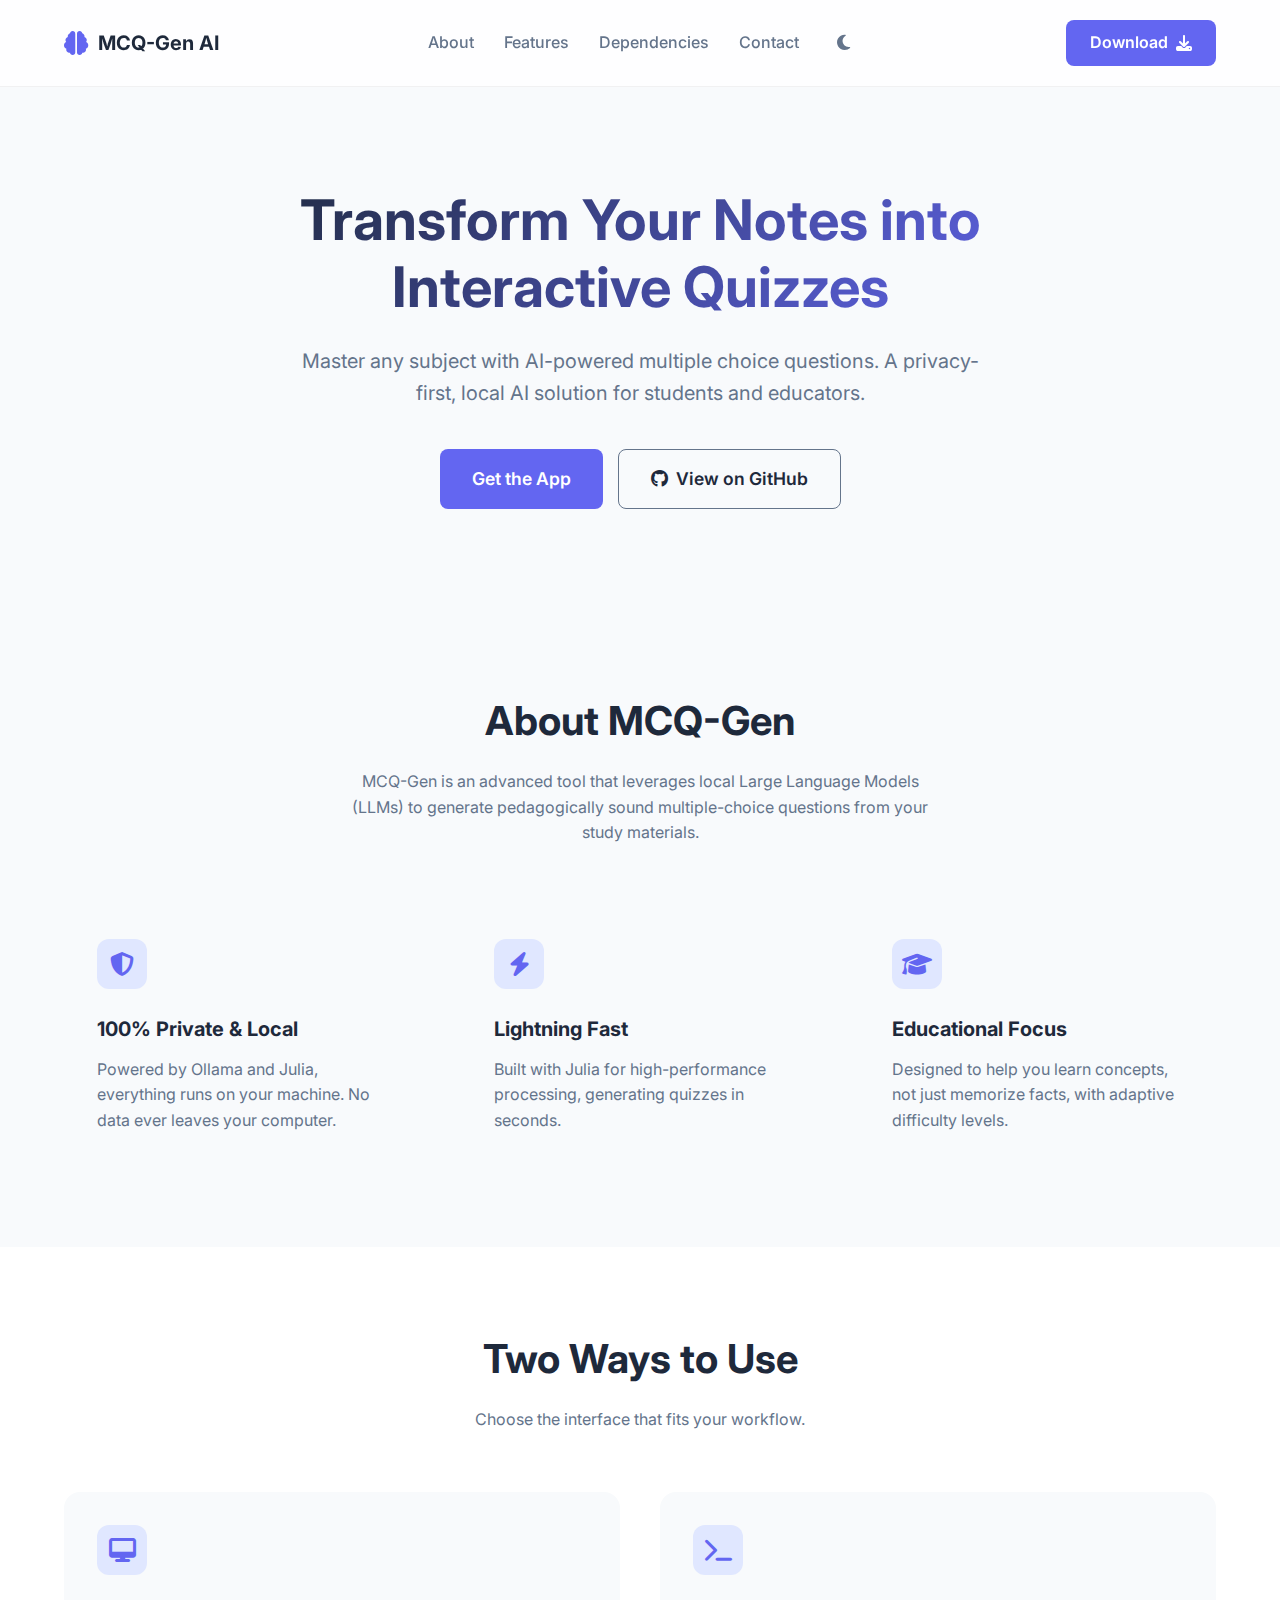
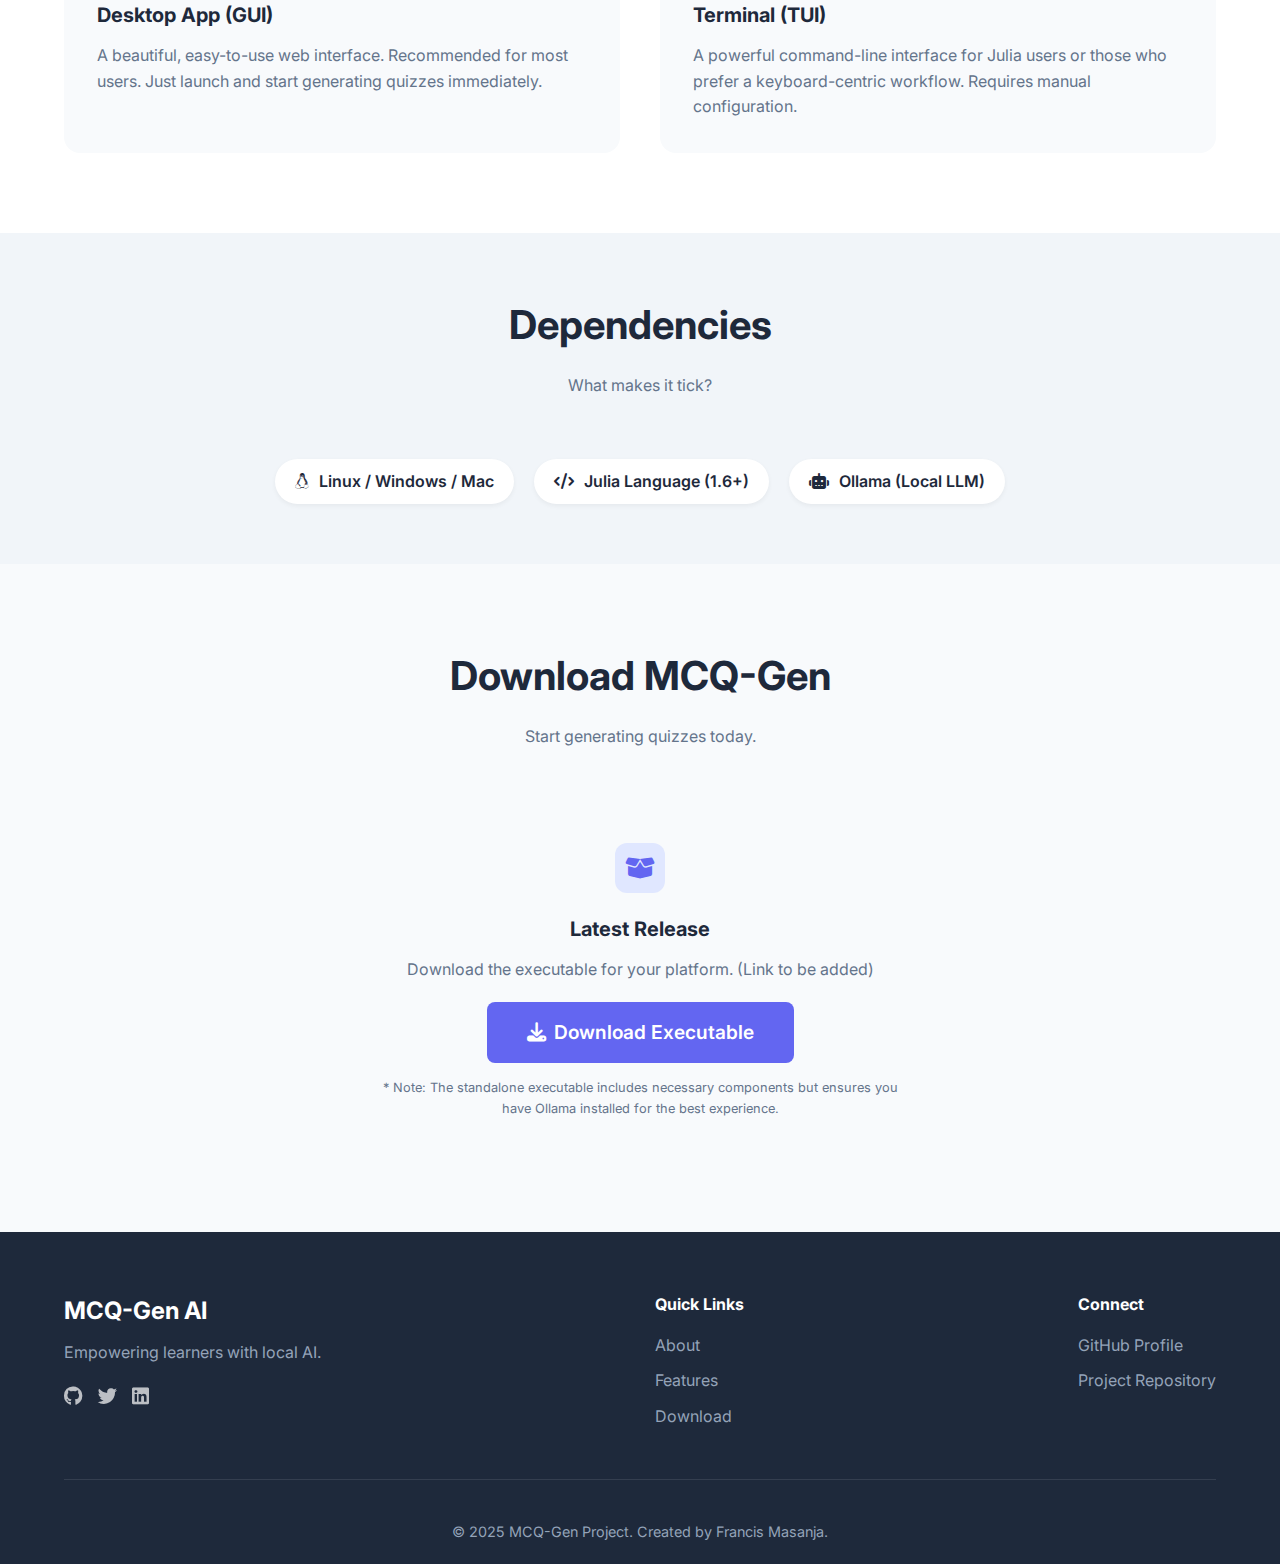
<file: index.html>
<!DOCTYPE html>
<html lang="en">
<head>
    <meta charset="UTF-8">
    <meta name="viewport" content="width=device-width, initial-scale=1.0">
    <meta name="description" content="MCQ-Gen AI: Turn your notes into interactive quizzes instantly using local AI. Secure, fast, and effective learning tool.">
    <meta name="keywords" content="MCQ Generator, AI Quiz, Study Tool, Julia, Ollama, Local LLM, Education, Francis Masanja, mcq-gen, mcq gen ai">
    <meta name="author" content="Francis Masanja">
    <title>MCQ-Gen AI - Interactive Quiz Generator</title>
    
    <!-- Google Fonts: Inter -->
    <link rel="preconnect" href="https://fonts.googleapis.com">
    <link rel="preconnect" href="https://fonts.gstatic.com" crossorigin>
    <link href="https://fonts.googleapis.com/css2?family=Inter:wght@300;400;500;600;700;800&display=swap" rel="stylesheet">
    
    <!-- Font Awesome -->
    <link rel="stylesheet" href="https://cdnjs.cloudflare.com/ajax/libs/font-awesome/6.4.0/css/all.min.css">
    
    <style>
        :root {
            --primary-bg: #f8fafc;
            --text-primary: #1e293b;
            --text-secondary: #64748b;
            --accent-color: #6366f1;
            --accent-dark: #4f46e5;
            --how-it-works-bg: #f1f5f9;
            --white: #ffffff;
            --card-bg: #ffffff;
            --nav-bg: rgba(255, 255, 255, 0.8);
            --border-color: rgba(0,0,0,0.05);
            --icon-box-bg: #e0e7ff;
            --step-number: #e2e8f0;
            --footer-bg: #1e293b;
            --footer-text: #94a3b8;
        }

        body.dark-mode {
            --primary-bg: #0f1115;
            --text-primary: #f3f4f6;
            --text-secondary: #9ca3af;
            --how-it-works-bg: #1a1c20;
            --white: #1f222a;
            --card-bg: #1f222a;
            --nav-bg: rgba(15, 17, 21, 0.8);
            --border-color: rgba(255,255,255,0.05);
            --icon-box-bg: rgba(99, 102, 241, 0.15);
            --step-number: #1f2937;
            --footer-bg: #0a0a0c;
            --footer-text: #9ca3af;
        }

        html {
            scroll-behavior: smooth;
        }

        * {
            box-sizing: border-box;
            margin: 0;
            padding: 0;
        }

        body {
            font-family: 'Inter', sans-serif;
            background-color: var(--primary-bg);
            color: var(--text-primary);
            line-height: 1.6;
            transition: background-color 0.3s ease, color 0.3s ease;
        }

        /* Navigation */
        nav {
            display: flex;
            justify-content: space-between;
            align-items: center;
            padding: 20px 5%;
            background: var(--nav-bg);
            backdrop-filter: blur(10px);
            position: sticky;
            top: 0;
            z-index: 100;
            border-bottom: 1px solid var(--border-color);
            transition: background-color 0.3s ease, border-color 0.3s ease;
        }

        .logo {
            display: flex;
            align-items: center;
            gap: 10px;
            font-weight: 700;
            font-size: 1.25rem;
            color: var(--text-primary);
            text-decoration: none;
        }

        .logo i {
            color: var(--accent-color);
            font-size: 1.5rem;
        }

        .nav-links {
            display: flex;
            gap: 30px;
            align-items: center;
        }

        .nav-links a {
            text-decoration: none;
            color: var(--text-secondary);
            font-weight: 500;
            transition: color 0.2s;
        }

        .nav-links a:hover {
            color: var(--accent-color);
        }

        .theme-toggle {
            background: transparent;
            border: none;
            color: var(--text-secondary);
            font-size: 1.1rem;
            cursor: pointer;
            padding: 8px;
            border-radius: 50%;
            transition: all 0.2s;
            display: flex;
            align-items: center;
            justify-content: center;
        }

        .theme-toggle:hover {
            color: var(--text-primary);
            background-color: rgba(128,128,128,0.1);
        }

        .cta-button {
            background-color: var(--accent-color);
            color: var(--white);
            padding: 10px 24px;
            border-radius: 8px;
            text-decoration: none;
            font-weight: 600;
            transition: transform 0.2s, background-color 0.2s;
            display: inline-flex;
            align-items: center;
            gap: 8px;
            white-space: nowrap;
        }

        .cta-button:hover {
            background-color: var(--accent-dark);
            transform: translateY(-2px);
        }

        .cta-button.secondary {
            background-color: transparent;
            color: var(--text-primary);
            border: 1px solid var(--text-secondary);
        }
        
        .cta-button.secondary:hover {
            background-color: rgba(0,0,0,0.05);
            border-color: var(--text-primary);
        }

        /* Hero Section */
        .hero {
            text-align: center;
            padding: 100px 20px;
            max-width: 900px;
            margin: 0 auto;
        }

        .hero h1 {
            font-size: 3.5rem;
            line-height: 1.2;
            margin-bottom: 24px;
            background: linear-gradient(135deg, var(--text-primary) 0%, var(--accent-color) 100%);
            -webkit-background-clip: text;
            -webkit-text-fill-color: transparent;
        }
        
        body.dark-mode .hero h1 {
            background: linear-gradient(135deg, #ffffff 0%, var(--accent-color) 100%);
            -webkit-background-clip: text;
            -webkit-text-fill-color: transparent;
        }

        .hero p {
            font-size: 1.25rem;
            color: var(--text-secondary);
            margin-bottom: 40px;
            max-width: 700px;
            margin-left: auto;
            margin-right: auto;
        }

        /* About & Features */
        .features {
            padding: 80px 5%;
            background: var(--white);
            transition: background-color 0.3s ease;
        }

        .section-title {
            text-align: center;
            margin-bottom: 60px;
        }

        .section-title h2 {
            font-size: 2.5rem;
            margin-bottom: 16px;
        }

        .section-title p {
            color: var(--text-secondary);
            max-width: 600px;
            margin: 0 auto;
        }

        .grid {
            display: grid;
            grid-template-columns: repeat(auto-fit, minmax(300px, 1fr));
            gap: 40px;
            max-width: 1200px;
            margin: 0 auto;
        }

        .card {
            background: var(--primary-bg);
            padding: 32px;
            border-radius: 16px;
            transition: transform 0.3s, background-color 0.3s ease;
            border: 1px solid transparent;
        }

        body.dark-mode .card {
            background: var(--card-bg);
        }

        .card:hover {
            transform: translateY(-5px);
            border-color: var(--accent-color);
            box-shadow: 0 10px 30px rgba(0,0,0,0.1);
        }

        .icon-box {
            width: 50px;
            height: 50px;
            background: var(--icon-box-bg);
            border-radius: 12px;
            display: flex;
            align-items: center;
            justify-content: center;
            color: var(--accent-color);
            font-size: 1.5rem;
            margin-bottom: 24px;
        }

        .card h3 {
            margin-bottom: 12px;
            font-size: 1.25rem;
        }

        .card p {
            color: var(--text-secondary);
        }

        /* Dependencies Section */
        .dependencies {
            padding: 60px 5%;
            background: var(--how-it-works-bg);
        }
        
        .dep-grid {
            display: flex;
            flex-wrap: wrap;
            justify-content: center;
            gap: 20px;
            max-width: 800px;
            margin: 0 auto;
        }
        
        .dep-tag {
            background: var(--white);
            padding: 10px 20px;
            border-radius: 50px;
            font-weight: 600;
            color: var(--text-primary);
            box-shadow: 0 2px 5px rgba(0,0,0,0.05);
            display: flex;
            align-items: center;
            gap: 10px;
        }
        
        body.dark-mode .dep-tag {
            background: var(--card-bg);
        }

        /* Footer */
        footer {
            background: var(--footer-bg);
            color: var(--footer-text);
            padding: 60px 5% 20px;
            text-align: center;
            transition: background-color 0.3s ease;
        }

        .footer-content {
            display: flex;
            justify-content: space-between;
            align-items: flex-start;
            max-width: 1200px;
            margin: 0 auto 40px;
            border-bottom: 1px solid rgba(255,255,255,0.1);
            padding-bottom: 40px;
            text-align: left;
        }

        .footer-brand h3 {
            color: white;
            font-size: 1.5rem;
            font-weight: 700;
            margin-bottom: 10px;
        }
        
        .footer-links h4 {
            color: white;
            margin-bottom: 15px;
        }
        
        .footer-links ul {
            list-style: none;
        }
        
        .footer-links li {
            margin-bottom: 10px;
        }
        
        .footer-links a {
            color: var(--footer-text);
            text-decoration: none;
            transition: color 0.2s;
        }
        
        .footer-links a:hover {
            color: var(--accent-color);
        }

        .socials {
            display: flex;
            gap: 15px;
            margin-top: 15px;
        }
        
        .socials a {
            color: white;
            font-size: 1.2rem;
            opacity: 0.7;
            transition: opacity 0.2s;
        }
        
        .socials a:hover {
            opacity: 1;
        }

        .copyright {
            font-size: 0.9rem;
        }

        /* Mobile */
        @media (max-width: 768px) {
            nav {
                flex-wrap: wrap;
                padding: 15px 5%;
                gap: 15px;
            }

            .nav-links {
                order: 3;
                width: 100%;
                justify-content: center;
                gap: 20px;
                font-size: 0.9rem;
            }

            .hero h1 {
                font-size: 2.2rem;
            }
            
            .hero div {
                flex-direction: column;
            }
            
            .footer-content {
                flex-direction: column;
                gap: 40px;
                text-align: center;
                align-items: center;
            }
        }
    </style>
</head>
<body>

    <!-- Navigation -->
    <nav>
        <a href="#" class="logo">
            <i class="fa-solid fa-brain"></i>
            MCQ-Gen AI
        </a>
        <div class="nav-links">
            <a href="#about">About</a>
            <a href="#features">Features</a>
            <a href="#dependencies">Dependencies</a>
            <a href="#contact">Contact</a>
            <button id="themeToggle" class="theme-toggle" aria-label="Toggle Dark Mode">
                <i class="fa-solid fa-moon"></i>
            </button>
        </div>
        <a href="#download" class="cta-button">Download <i class="fa-solid fa-download"></i></a>
    </nav>

    <!-- Hero Section -->
    <header class="hero">
        <h1>Transform Your Notes into Interactive Quizzes</h1>
        <p>Master any subject with AI-powered multiple choice questions. A privacy-first, local AI solution for students and educators.</p>
        <div style="display: flex; gap: 15px; justify-content: center;">
            <a href="#download" class="cta-button" style="padding: 15px 32px; font-size: 1.1rem;">Get the App</a>
            <a href="https://github.com/francis-masanja/mcq-gen" target="_blank" class="cta-button secondary" style="padding: 15px 32px; font-size: 1.1rem;">
                <i class="fa-brands fa-github"></i> View on GitHub
            </a>
        </div>
    </header>

    <!-- About Section -->
    <section id="about" class="features" style="background: var(--primary-bg);">
        <div class="section-title">
            <h2>About MCQ-Gen</h2>
            <p>MCQ-Gen is an advanced tool that leverages local Large Language Models (LLMs) to generate pedagogically sound multiple-choice questions from your study materials.</p>
        </div>
        <div class="grid">
            <div class="card">
                <div class="icon-box"><i class="fa-solid fa-shield-halved"></i></div>
                <h3>100% Private & Local</h3>
                <p>Powered by Ollama and Julia, everything runs on your machine. No data ever leaves your computer.</p>
            </div>
            <div class="card">
                <div class="icon-box"><i class="fa-solid fa-bolt"></i></div>
                <h3>Lightning Fast</h3>
                <p>Built with Julia for high-performance processing, generating quizzes in seconds.</p>
            </div>
            <div class="card">
                <div class="icon-box"><i class="fa-solid fa-graduation-cap"></i></div>
                <h3>Educational Focus</h3>
                <p>Designed to help you learn concepts, not just memorize facts, with adaptive difficulty levels.</p>
            </div>
        </div>
    </section>

    <!-- Versions (TUI vs GUI) -->
    <section id="features" class="features">
        <div class="section-title">
            <h2>Two Ways to Use</h2>
            <p>Choose the interface that fits your workflow.</p>
        </div>
        <div class="grid">
            <div class="card">
                <div class="icon-box"><i class="fa-solid fa-desktop"></i></div>
                <h3>Desktop App (GUI)</h3>
                <p>A beautiful, easy-to-use web interface. Recommended for most users. Just launch and start generating quizzes immediately.</p>
            </div>
            <div class="card">
                <div class="icon-box"><i class="fa-solid fa-terminal"></i></div>
                <h3>Terminal (TUI)</h3>
                <p>A powerful command-line interface for Julia users or those who prefer a keyboard-centric workflow. Requires manual configuration.</p>
            </div>
        </div>
    </section>

    <!-- Dependencies -->
    <section id="dependencies" class="dependencies">
        <div class="section-title">
            <h2>Dependencies</h2>
            <p>What makes it tick?</p>
        </div>
        <div class="dep-grid">
            <div class="dep-tag"><i class="fa-brands fa-linux"></i> Linux / Windows / Mac</div>
            <div class="dep-tag"><i class="fa-solid fa-code"></i> Julia Language (1.6+)</div>
            <div class="dep-tag"><i class="fa-solid fa-robot"></i> Ollama (Local LLM)</div>
        </div>
    </section>

    <!-- Download Section -->
    <section id="download" class="features" style="text-align: center; background: var(--primary-bg);">
        <div class="section-title">
            <h2>Download MCQ-Gen</h2>
            <p>Start generating quizzes today.</p>
        </div>
        
        <div class="card" style="max-width: 600px; margin: 0 auto; text-align: center;">
            <div class="icon-box" style="margin: 0 auto 20px;"><i class="fa-solid fa-box-open"></i></div>
            <h3>Latest Release</h3>
            <p style="margin-bottom: 20px;">Download the executable for your platform. (Link to be added)</p>
            <a href="#" class="cta-button" style="padding: 15px 40px; font-size: 1.2rem;">
                <i class="fa-solid fa-download"></i> Download Executable
            </a>
            <p style="margin-top: 15px; font-size: 0.8rem; color: var(--text-secondary);">
                * Note: The standalone executable includes necessary components but ensures you have Ollama installed for the best experience.
            </p>
        </div>
    </section>

    <!-- Contact / Footer -->
    <footer id="contact">
        <div class="footer-content">
            <div class="footer-brand">
                <h3>MCQ-Gen AI</h3>
                <p>Empowering learners with local AI.</p>
                <div class="socials">
                    <a href="https://github.com/francis-masanja" target="_blank" title="GitHub"><i class="fa-brands fa-github"></i></a>
                    <a href="#" title="Twitter"><i class="fa-brands fa-twitter"></i></a>
                    <a href="#" title="LinkedIn"><i class="fa-brands fa-linkedin"></i></a>
                </div>
            </div>
            
            <div class="footer-links">
                <h4>Quick Links</h4>
                <ul>
                    <li><a href="#about">About</a></li>
                    <li><a href="#features">Features</a></li>
                    <li><a href="#download">Download</a></li>
                </ul>
            </div>
            
            <div class="footer-links">
                <h4>Connect</h4>
                <ul>
                    <li><a href="https://github.com/francis-masanja" target="_blank">GitHub Profile</a></li>
                    <li><a href="https://github.com/francis-masanja/mcq-gen" target="_blank">Project Repository</a></li>
                </ul>
            </div>
        </div>
        <div class="copyright">
            &copy; 2025 MCQ-Gen Project. Created by Francis Masanja.
        </div>
    </footer>

    <script>
        const themeToggle = document.getElementById('themeToggle');
        const icon = themeToggle.querySelector('i');
        const body = document.body;

        // Check local storage or system preference
        const savedTheme = localStorage.getItem('theme');
        if (savedTheme === 'dark' || (!savedTheme && window.matchMedia('(prefers-color-scheme: dark)').matches)) {
            body.classList.add('dark-mode');
            icon.classList.remove('fa-moon');
            icon.classList.add('fa-sun');
        }

        themeToggle.addEventListener('click', () => {
            body.classList.toggle('dark-mode');
            
            if (body.classList.contains('dark-mode')) {
                icon.classList.remove('fa-moon');
                icon.classList.add('fa-sun');
                localStorage.setItem('theme', 'dark');
            } else {
                icon.classList.remove('fa-sun');
                icon.classList.add('fa-moon');
                localStorage.setItem('theme', 'light');
            }
        });
    </script>
</body>
</html>
</file>
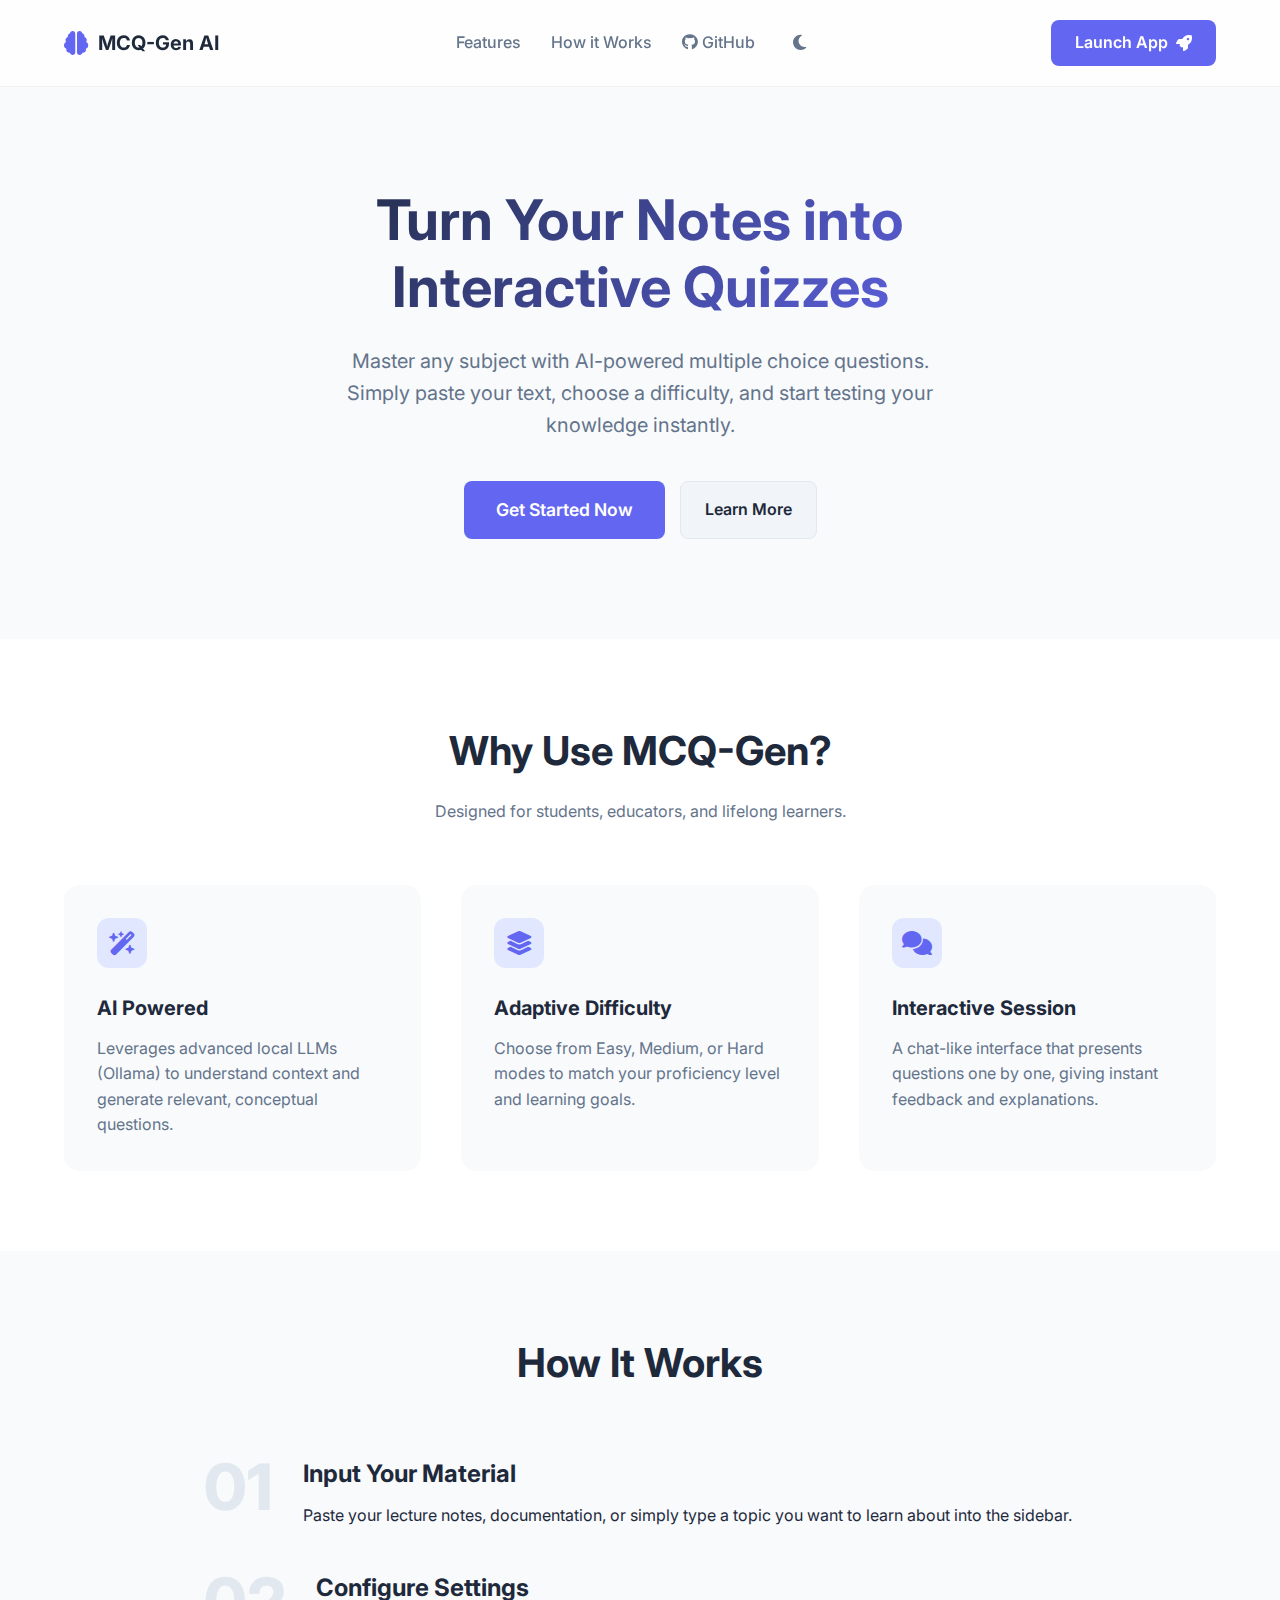
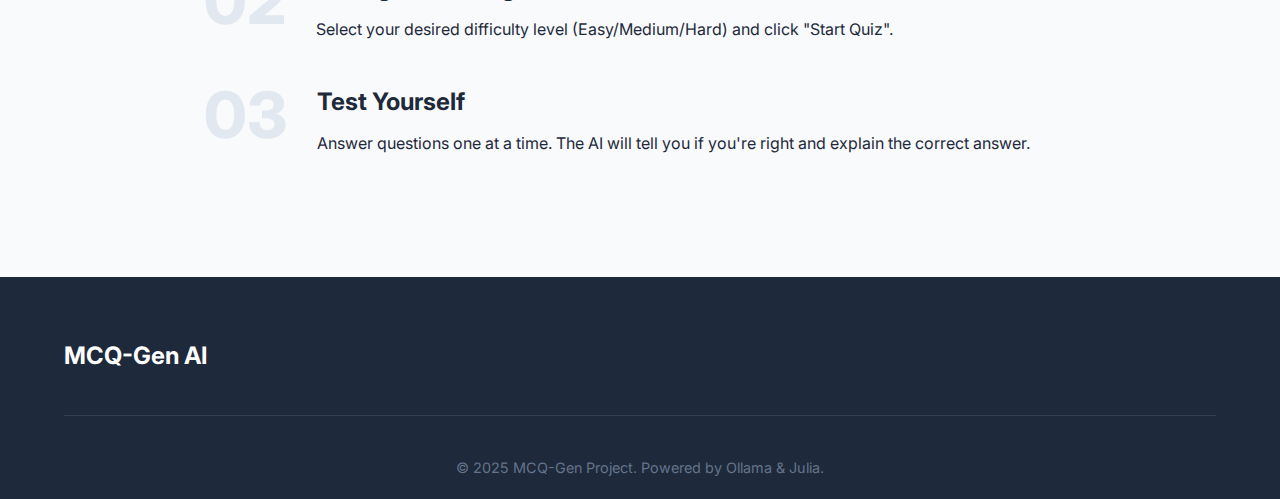
<file: gui/index.html>
<!DOCTYPE html>
<html lang="en">
<head>
    <meta charset="UTF-8">
    <meta name="viewport" content="width=device-width, initial-scale=1.0">
    <title>MCQ-Gen AI - Generate Quizzes Instantly</title>
    <link rel="stylesheet" href="landing.css">
    <!-- Google Fonts: Inter -->
    <link rel="preconnect" href="https://fonts.googleapis.com">
    <link rel="preconnect" href="https://fonts.gstatic.com" crossorigin>
    <link href="https://fonts.googleapis.com/css2?family=Inter:wght@300;400;500;600;700;800&display=swap" rel="stylesheet">
    <!-- Font Awesome -->
    <link rel="stylesheet" href="https://cdnjs.cloudflare.com/ajax/libs/font-awesome/6.4.0/css/all.min.css">
</head>
<body>

    <!-- Navigation -->
    <nav>
        <a href="#" class="logo">
            <i class="fa-solid fa-brain"></i>
            MCQ-Gen AI
        </a>
        <div class="nav-links">
            <a href="#features">Features</a>
            <a href="#how-it-works">How it Works</a>
            <a href="https://github.com/am3lue/mcq-gen" target="_blank"><i class="fa-brands fa-github"></i> GitHub</a>
            <button id="themeToggle" class="theme-toggle" aria-label="Toggle Dark Mode">
                <i class="fa-solid fa-moon"></i>
            </button>
        </div>
        <a href="app.html" class="cta-button">Launch App <i class="fa-solid fa-rocket"></i></a>
    </nav>

    <!-- Hero Section -->
    <header class="hero">
        <h1>Turn Your Notes into Interactive Quizzes</h1>
        <p>Master any subject with AI-powered multiple choice questions. Simply paste your text, choose a difficulty, and start testing your knowledge instantly.</p>
        <div style="display: flex; gap: 15px; justify-content: center;">
            <a href="app.html" class="cta-button" style="padding: 15px 32px; font-size: 1.1rem;">Get Started Now</a>
            <a href="#how-it-works" class="cta-button" style="background: var(--how-it-works-bg); color: var(--text-primary); border: 1px solid #e2e8f0;">Learn More</a>
        </div>
    </header>

    <!-- Features Grid -->
    <section id="features" class="features">
        <div class="section-title">
            <h2>Why Use MCQ-Gen?</h2>
            <p>Designed for students, educators, and lifelong learners.</p>
        </div>
        <div class="grid">
            <div class="card">
                <div class="icon-box"><i class="fa-solid fa-wand-magic-sparkles"></i></div>
                <h3>AI Powered</h3>
                <p>Leverages advanced local LLMs (Ollama) to understand context and generate relevant, conceptual questions.</p>
            </div>
            <div class="card">
                <div class="icon-box"><i class="fa-solid fa-layer-group"></i></div>
                <h3>Adaptive Difficulty</h3>
                <p>Choose from Easy, Medium, or Hard modes to match your proficiency level and learning goals.</p>
            </div>
            <div class="card">
                <div class="icon-box"><i class="fa-solid fa-comments"></i></div>
                <h3>Interactive Session</h3>
                <p>A chat-like interface that presents questions one by one, giving instant feedback and explanations.</p>
            </div>
        </div>
    </section>

    <!-- How It Works -->
    <section id="how-it-works" class="steps">
        <div class="section-title">
            <h2>How It Works</h2>
        </div>
        
        <div class="step-item">
            <div class="step-number">01</div>
            <div class="step-content">
                <h3>Input Your Material</h3>
                <p>Paste your lecture notes, documentation, or simply type a topic you want to learn about into the sidebar.</p>
            </div>
        </div>

        <div class="step-item">
            <div class="step-number">02</div>
            <div class="step-content">
                <h3>Configure Settings</h3>
                <p>Select your desired difficulty level (Easy/Medium/Hard) and click "Start Quiz".</p>
            </div>
        </div>

        <div class="step-item">
            <div class="step-number">03</div>
            <div class="step-content">
                <h3>Test Yourself</h3>
                <p>Answer questions one at a time. The AI will tell you if you're right and explain the correct answer.</p>
            </div>
        </div>
    </section>

    <!-- Footer -->
    <footer>
        <div class="footer-content">
            <div class="footer-brand">MCQ-Gen AI</div>
            <div class="socials">
                <!-- Social placeholders -->
            </div>
        </div>
        <div class="copyright">
            &copy; 2025 MCQ-Gen Project. Powered by Ollama & Julia.
        </div>
    </footer>

    <script>
        const themeToggle = document.getElementById('themeToggle');
        const icon = themeToggle.querySelector('i');
        const body = document.body;

        // Check local storage or system preference
        const savedTheme = localStorage.getItem('theme');
        if (savedTheme === 'dark' || (!savedTheme && window.matchMedia('(prefers-color-scheme: dark)').matches)) {
            body.classList.add('dark-mode');
            icon.classList.remove('fa-moon');
            icon.classList.add('fa-sun');
        }

        themeToggle.addEventListener('click', () => {
            body.classList.toggle('dark-mode');
            
            if (body.classList.contains('dark-mode')) {
                icon.classList.remove('fa-moon');
                icon.classList.add('fa-sun');
                localStorage.setItem('theme', 'dark');
            } else {
                icon.classList.remove('fa-sun');
                icon.classList.add('fa-moon');
                localStorage.setItem('theme', 'light');
            }
        });
    </script>
</body>
</html>
</file>
<file: gui/landing.css>
:root {
    --primary-bg: #f8fafc;
    --text-primary: #1e293b;
    --text-secondary: #64748b;
    --accent-color: #6366f1;
    --accent-dark: #4f46e5;
    --how-it-works-bg: #f1f5f9;
    --white: #ffffff;
    --card-bg: #ffffff;
    --nav-bg: rgba(255, 255, 255, 0.8);
    --border-color: rgba(0,0,0,0.05);
    --icon-box-bg: #e0e7ff;
    --step-number: #e2e8f0;
    --footer-bg: #1e293b;
    --footer-text: #64748b;
}

body.dark-mode {
    --primary-bg: #0f1115;
    --text-primary: #f3f4f6;
    --text-secondary: #9ca3af;
    --how-it-works-bg: #1a1c20;
    --white: #1f222a; /* Used for features section background */
    --card-bg: #1f222a;
    --nav-bg: rgba(15, 17, 21, 0.8);
    --border-color: rgba(255,255,255,0.05);
    --icon-box-bg: rgba(99, 102, 241, 0.15);
    --step-number: #1f2937;
    --footer-bg: #0a0a0c;
    --footer-text: #9ca3af;
}

html {
    scroll-behavior: smooth;
}

* {
    box-sizing: border-box;
    margin: 0;
    padding: 0;
}

body {
    font-family: 'Inter', sans-serif;
    background-color: var(--primary-bg);
    color: var(--text-primary);
    line-height: 1.6;
    transition: background-color 0.3s ease, color 0.3s ease;
}

/* Navigation */
nav {
    display: flex;
    justify-content: space-between;
    align-items: center;
    padding: 20px 5%;
    background: var(--nav-bg);
    backdrop-filter: blur(10px);
    position: sticky;
    top: 0;
    z-index: 100;
    border-bottom: 1px solid var(--border-color);
    transition: background-color 0.3s ease, border-color 0.3s ease;
}

.logo {
    display: flex;
    align-items: center;
    gap: 10px;
    font-weight: 700;
    font-size: 1.25rem;
    color: var(--text-primary);
    text-decoration: none;
}

.logo i {
    color: var(--accent-color);
    font-size: 1.5rem;
}

.nav-links {
    display: flex;
    gap: 30px;
    align-items: center;
}

.nav-links a {
    text-decoration: none;
    color: var(--text-secondary);
    font-weight: 500;
    transition: color 0.2s;
}

.nav-links a:hover {
    color: var(--accent-color);
}

/* Theme Toggle in Nav */
.theme-toggle {
    background: transparent;
    border: none;
    color: var(--text-secondary);
    font-size: 1.1rem;
    cursor: pointer;
    padding: 8px;
    border-radius: 50%;
    transition: all 0.2s;
    display: flex;
    align-items: center;
    justify-content: center;
}

.theme-toggle:hover {
    color: var(--text-primary);
    background-color: rgba(128,128,128,0.1);
}

.cta-button {
    background-color: var(--accent-color);
    color: var(--white); /* Always white text on button */
    padding: 10px 24px;
    border-radius: 8px;
    text-decoration: none;
    font-weight: 600;
    transition: transform 0.2s, background-color 0.2s;
    display: inline-flex;
    align-items: center;
    gap: 8px;
    white-space: nowrap;
}

.cta-button:hover {
    background-color: var(--accent-dark);
    transform: translateY(-2px);
}

/* Hero Section */
.hero {
    text-align: center;
    padding: 100px 20px;
    max-width: 800px;
    margin: 0 auto;
}

.hero h1 {
    font-size: 3.5rem;
    line-height: 1.2;
    margin-bottom: 24px;
    background: linear-gradient(135deg, var(--text-primary) 0%, var(--accent-color) 100%);
    -webkit-background-clip: text;
    -webkit-text-fill-color: transparent;
    /* Fallback for dark mode gradient visibility */
}
body.dark-mode .hero h1 {
    background: linear-gradient(135deg, #ffffff 0%, var(--accent-color) 100%);
    -webkit-background-clip: text;
    -webkit-text-fill-color: transparent;
}

.hero p {
    font-size: 1.25rem;
    color: var(--text-secondary);
    margin-bottom: 40px;
    max-width: 600px;
    margin-left: auto;
    margin-right: auto;
}

/* Features Grid */
.features {
    padding: 80px 5%;
    background: var(--white);
    transition: background-color 0.3s ease;
}

.section-title {
    text-align: center;
    margin-bottom: 60px;
}

.section-title h2 {
    font-size: 2.5rem;
    margin-bottom: 16px;
}

.section-title p {
    color: var(--text-secondary);
}

.grid {
    display: grid;
    grid-template-columns: repeat(auto-fit, minmax(300px, 1fr));
    gap: 40px;
    max-width: 1200px;
    margin: 0 auto;
}

.card {
    background: var(--primary-bg);
    padding: 32px;
    border-radius: 16px;
    transition: transform 0.3s, background-color 0.3s ease;
    border: 1px solid transparent;
}

body.dark-mode .card {
    background: var(--card-bg); /* Darker card in dark mode */
}

.card:hover {
    transform: translateY(-5px);
    border-color: var(--accent-color);
    box-shadow: 0 10px 30px rgba(0,0,0,0.1);
}

.icon-box {
    width: 50px;
    height: 50px;
    background: var(--icon-box-bg);
    border-radius: 12px;
    display: flex;
    align-items: center;
    justify-content: center;
    color: var(--accent-color);
    font-size: 1.5rem;
    margin-bottom: 24px;
}

.card h3 {
    margin-bottom: 12px;
    font-size: 1.25rem;
}

.card p {
    color: var(--text-secondary);
}

/* How It Works */
.steps {
    padding: 80px 5%;
    max-width: 1000px;
    margin: 0 auto;
}

.step-item {
    display: flex;
    gap: 30px;
    margin-bottom: 40px;
    align-items: flex-start;
}

.step-number {
    font-size: 4rem;
    font-weight: 800;
    color: var(--step-number);
    line-height: 1;
    transition: color 0.3s ease;
}

.step-content h3 {
    font-size: 1.5rem;
    margin-bottom: 10px;
}

/* Footer */
footer {
    background: var(--footer-bg);
    color: var(--footer-text);
    padding: 60px 5% 20px;
    text-align: center;
    transition: background-color 0.3s ease;
}

.footer-content {
    display: flex;
    justify-content: space-between;
    align-items: center;
    max-width: 1200px;
    margin: 0 auto 40px;
    border-bottom: 1px solid rgba(255,255,255,0.1);
    padding-bottom: 40px;
}

.footer-brand {
    color: white; /* Always white in footer */
    font-size: 1.5rem;
    font-weight: 700;
}

.copyright {
    font-size: 0.9rem;
}

/* Responsiveness */
@media (max-width: 768px) {
    nav {
        flex-wrap: wrap;
        padding: 15px 5%;
        gap: 15px;
    }

    .nav-links {
        order: 3;
        width: 100%;
        justify-content: center;
        gap: 20px;
        font-size: 0.9rem;
    }

    .hero {
        padding: 60px 20px;
    }

    .hero h1 {
        font-size: 2.2rem;
    }

    .hero p {
        font-size: 1.1rem;
    }

    .hero div {
        flex-direction: column;
    }

    .hero .cta-button {
        width: 100%;
        justify-content: center;
    }

    .section-title h2 {
        font-size: 2rem;
    }

    .grid {
        grid-template-columns: 1fr;
    }

    .step-item {
        flex-direction: column;
        gap: 15px;
    }

    .step-number {
        font-size: 3rem;
    }

    .footer-content {
        flex-direction: column;
        gap: 30px;
    }
}
</file>
